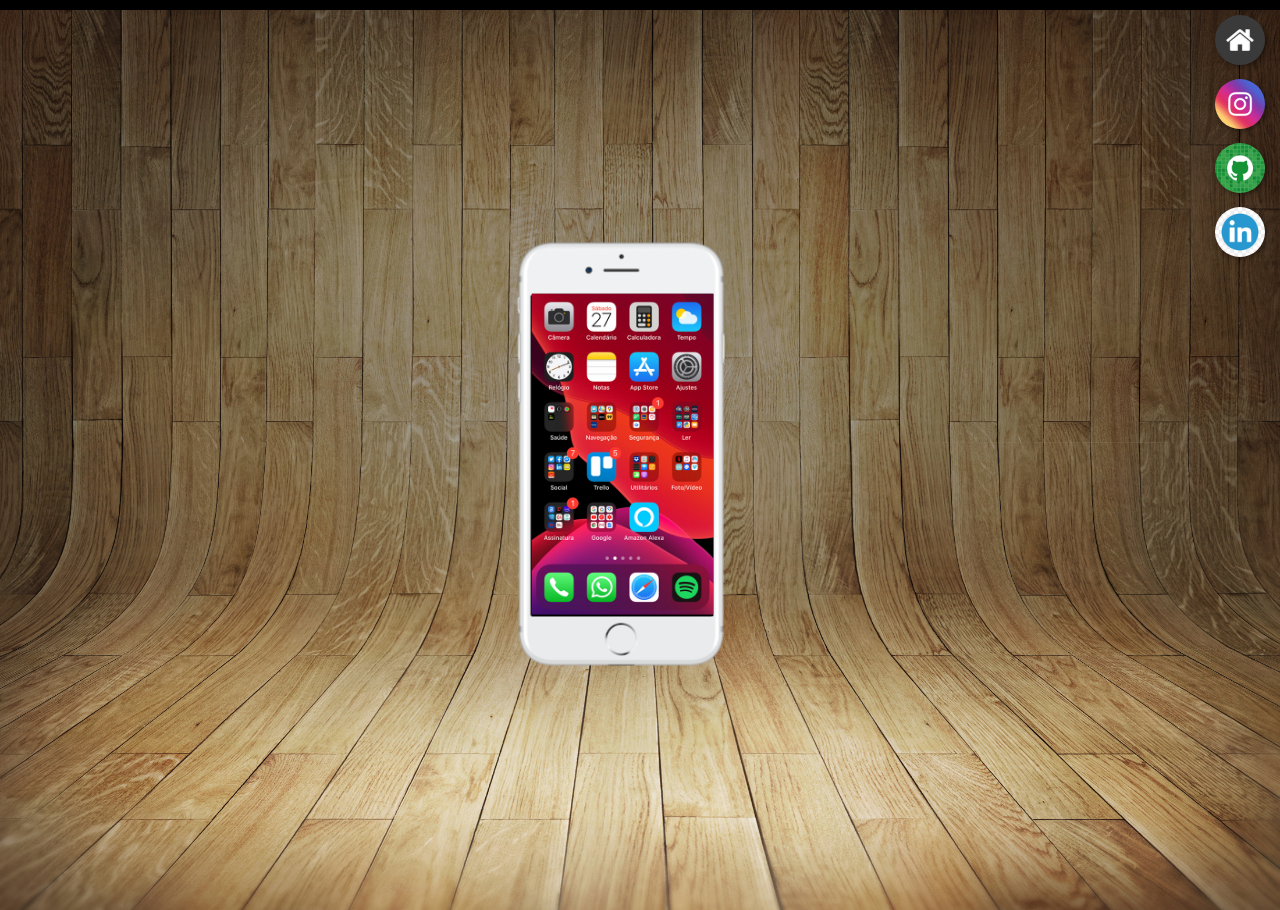
<file: index.html>
<!DOCTYPE html>
<html lang="pt-br">
<head>
    <meta charset="UTF-8">
    <meta http-equiv="X-UA-Compatible" content="IE=edge">
    <meta name="viewport" content="width=device-width, initial-scale=1.0">
    <title>Projeto redes sociais</title>
    <link rel="shortcut icon" href="./favicon.ico" type="image/x-icon">
    <link rel="stylesheet" href="estilos/style.css">
</head>
<body>
   
    <main>
        <section id="telefone">
            <iframe src="./fundo.html" frameborder="0" id="home" name="nome"></iframe>

        </section>
        <section id="botoes">
            <a href="fundo.html" target="nome"><img src="imagens/logo-home.jpg" alt=""></a><br>

            <a href="instagram.html" target="nome" ><img src="imagens/logo-instagram.jpg" alt=""></a><br>

           

            <a href="github.html" target="nome"><img src="imagens/logo-github.jpg" alt=""></a><br>

            <a href="https://www.linkedin.com/in/aleir-sanches-junior-767223a9/" target="nome"><img src="imagens/linkdin.jpg" alt=""></a>



        </section>
    </main>

    
</body>
</html>
</file>
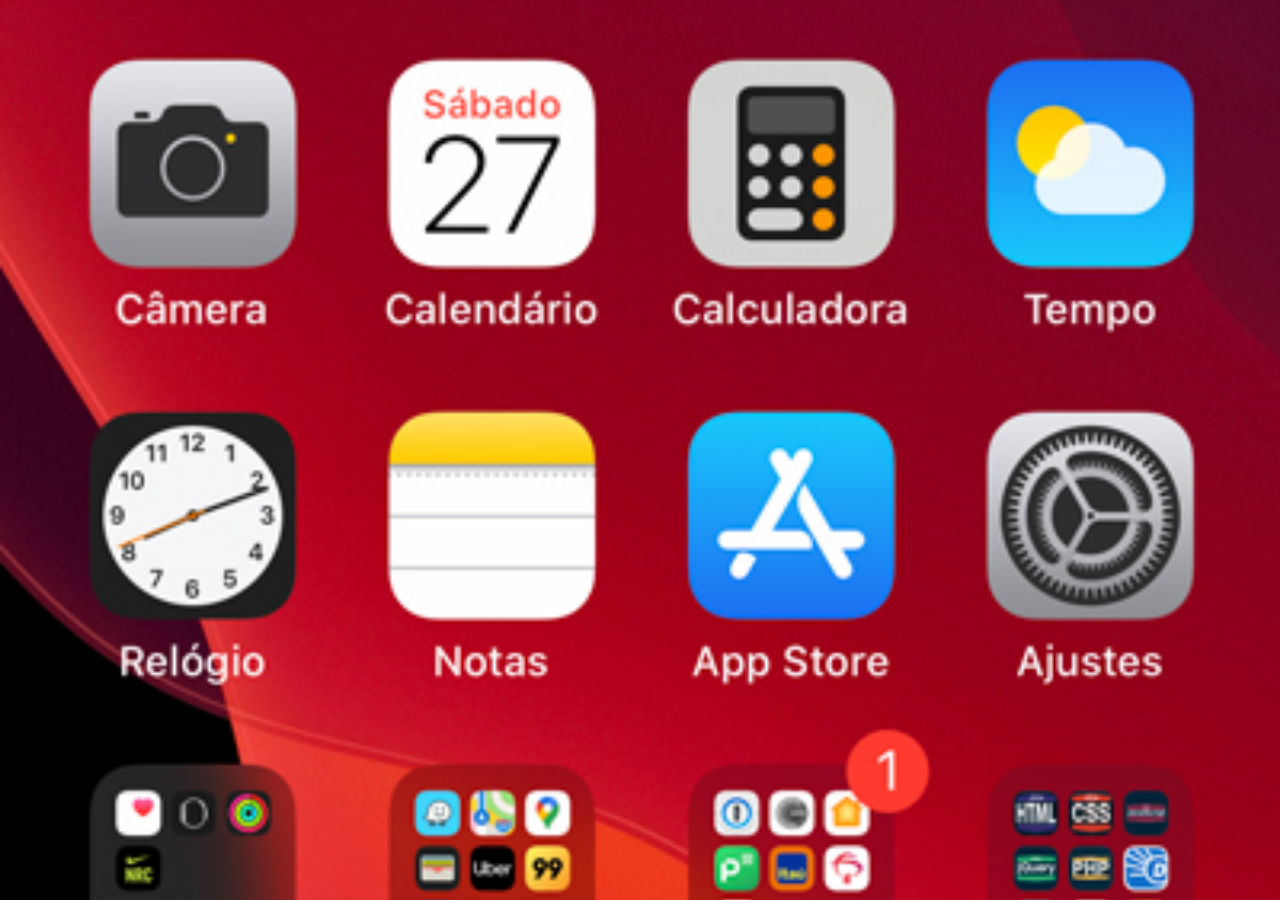
<file: fundo.html>
<!DOCTYPE html>
<html lang="en">
<head>
    <meta charset="UTF-8">
    <meta http-equiv="X-UA-Compatible" content="IE=edge">
    <meta name="viewport" content="width=device-width, initial-scale=1.0">
    <title>fundo</title>
    <style>
        *{
            padding:0px;
            margin: 0px;
        }
        body{
            background: black url('imagens/tela-home.jpg')  no-repeat top center;
            width: 100px;
            height: 200;
            background-size: cover ;
        }
    </style>
</head>
<body>
    
</body>
</html>
</file>
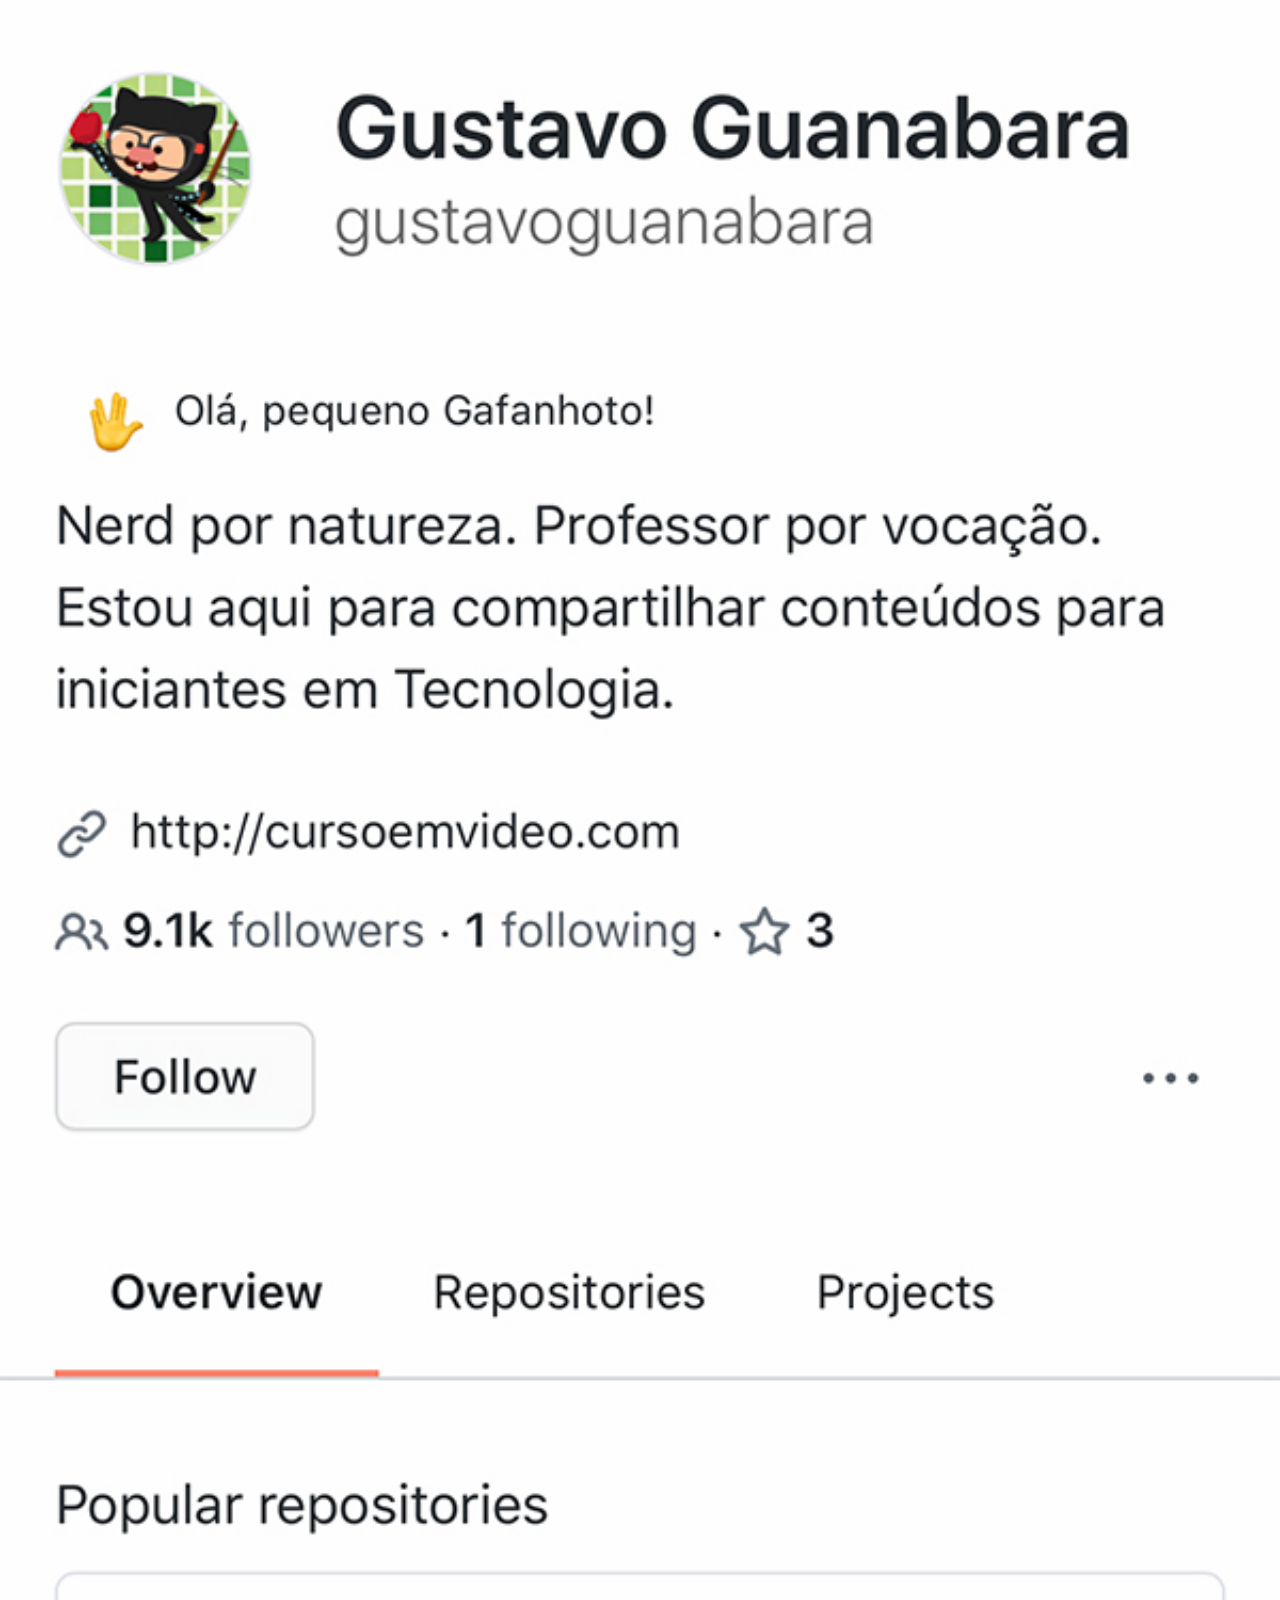
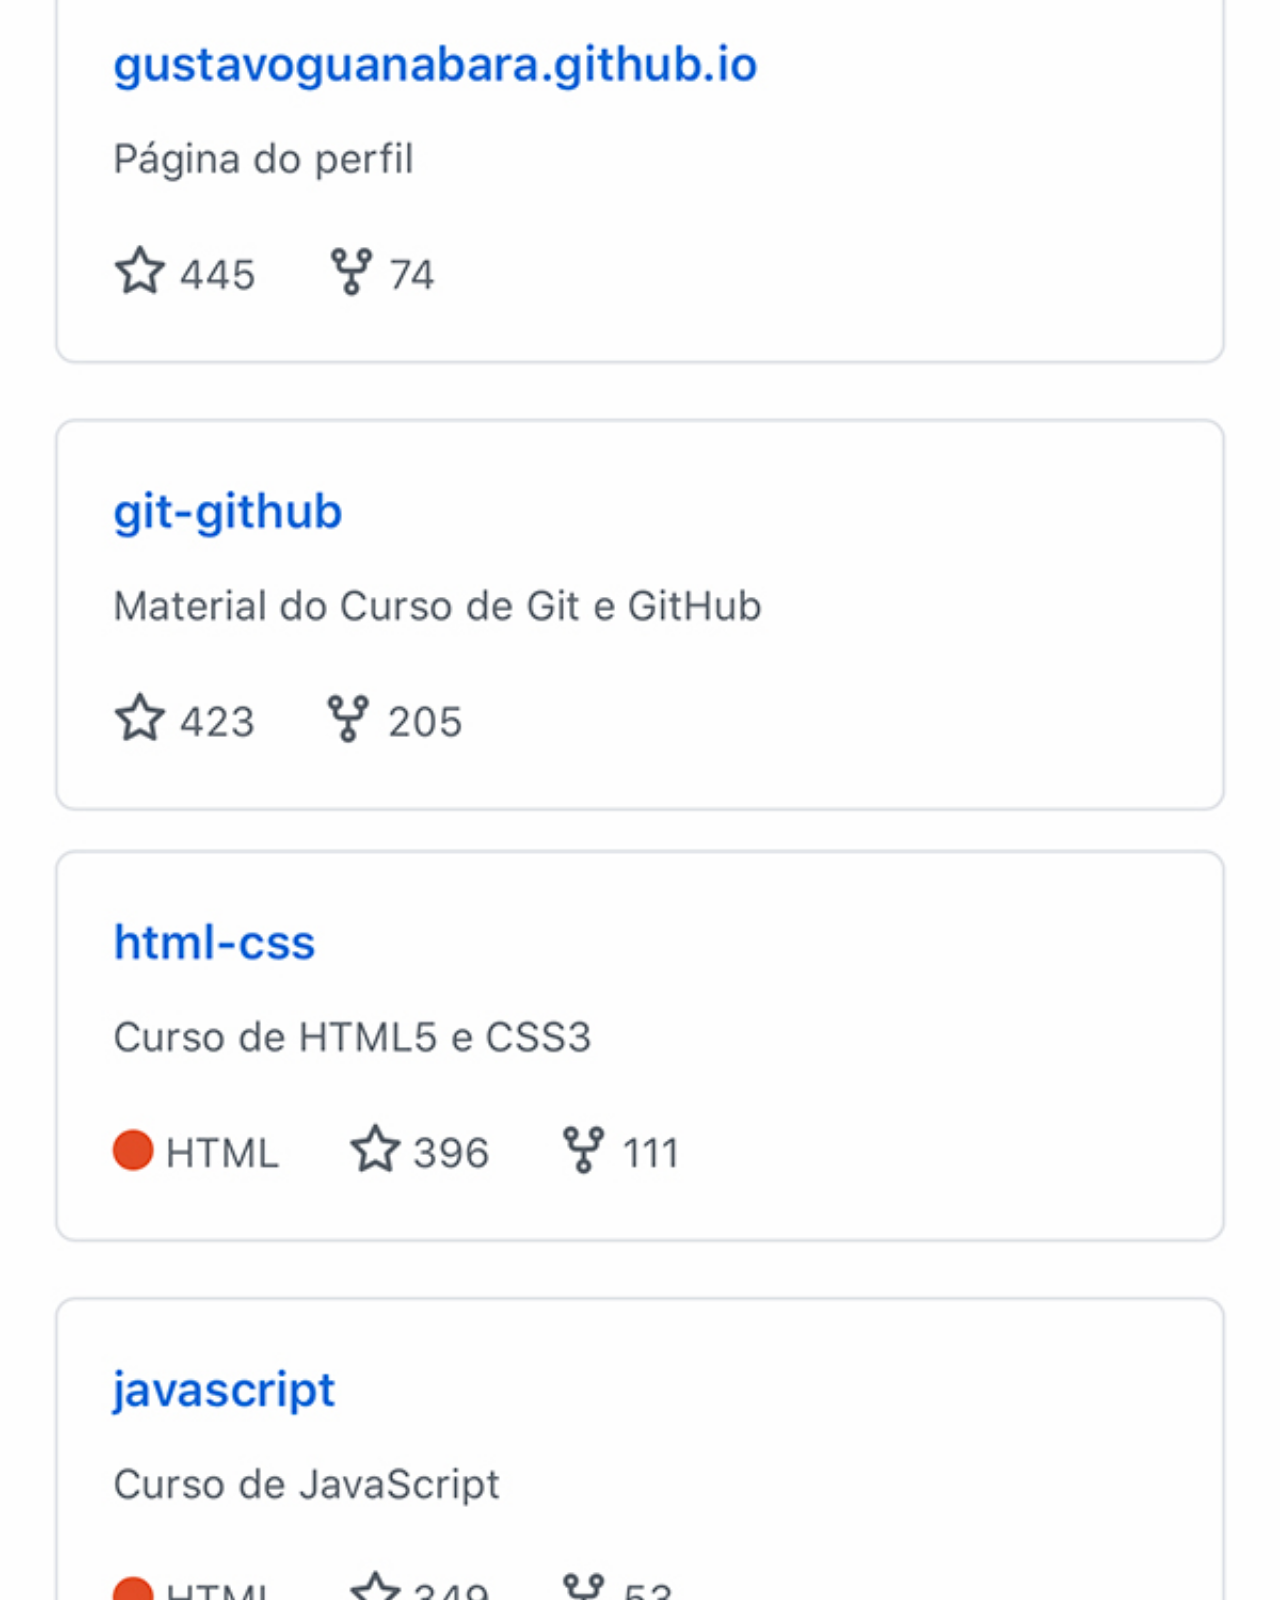
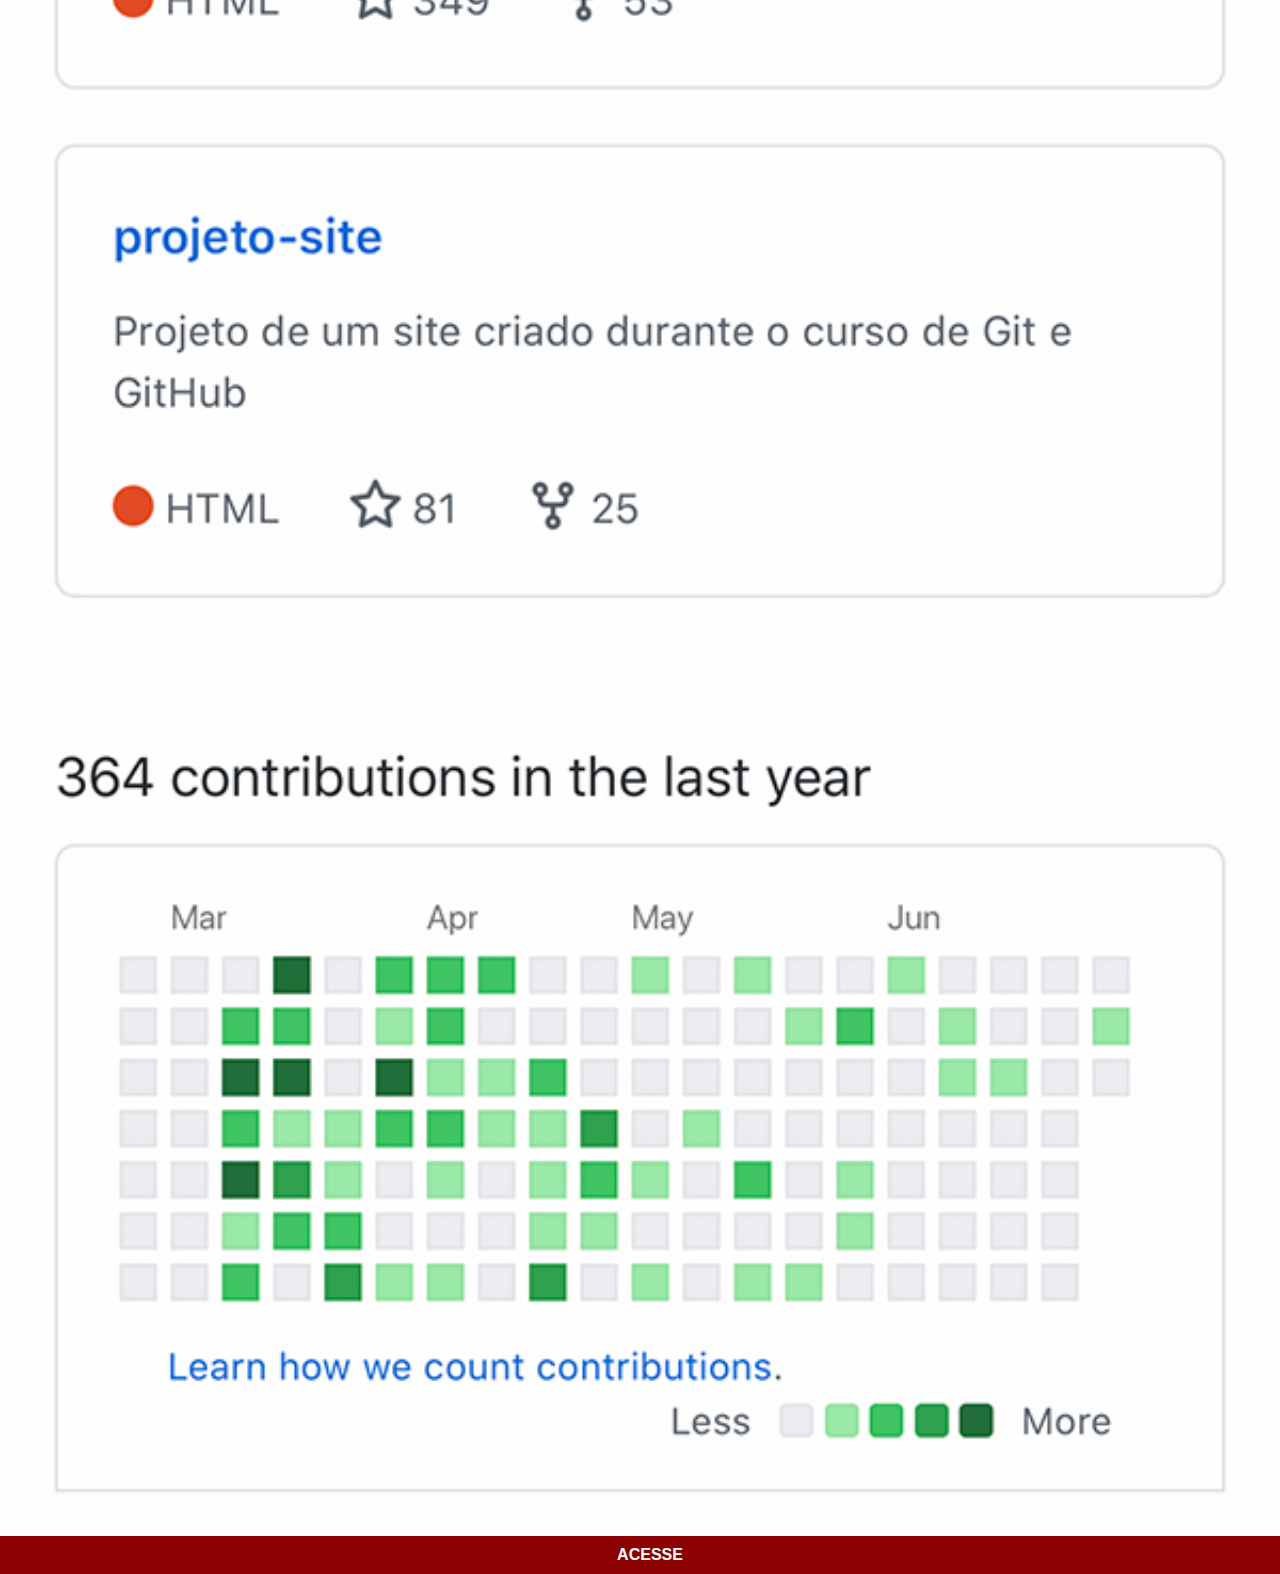
<file: github.html>
<!DOCTYPE html>
<html lang="pt-br">
<head>
    <meta charset="UTF-8">
    <meta http-equiv="X-UA-Compatible" content="IE=edge">
    <meta name="viewport" content="width=device-width, initial-scale=1.0">
    <title>Github</title>
    <link rel="stylesheet" href="estilos/socias.css">
</head>
<body>
    <img src="imagens/tela-github.jpg" alt="github">
    <a href="https://github.com/AleirSanches" target="-blank">ACESSE</a>
    
</body>
</html>
</file>
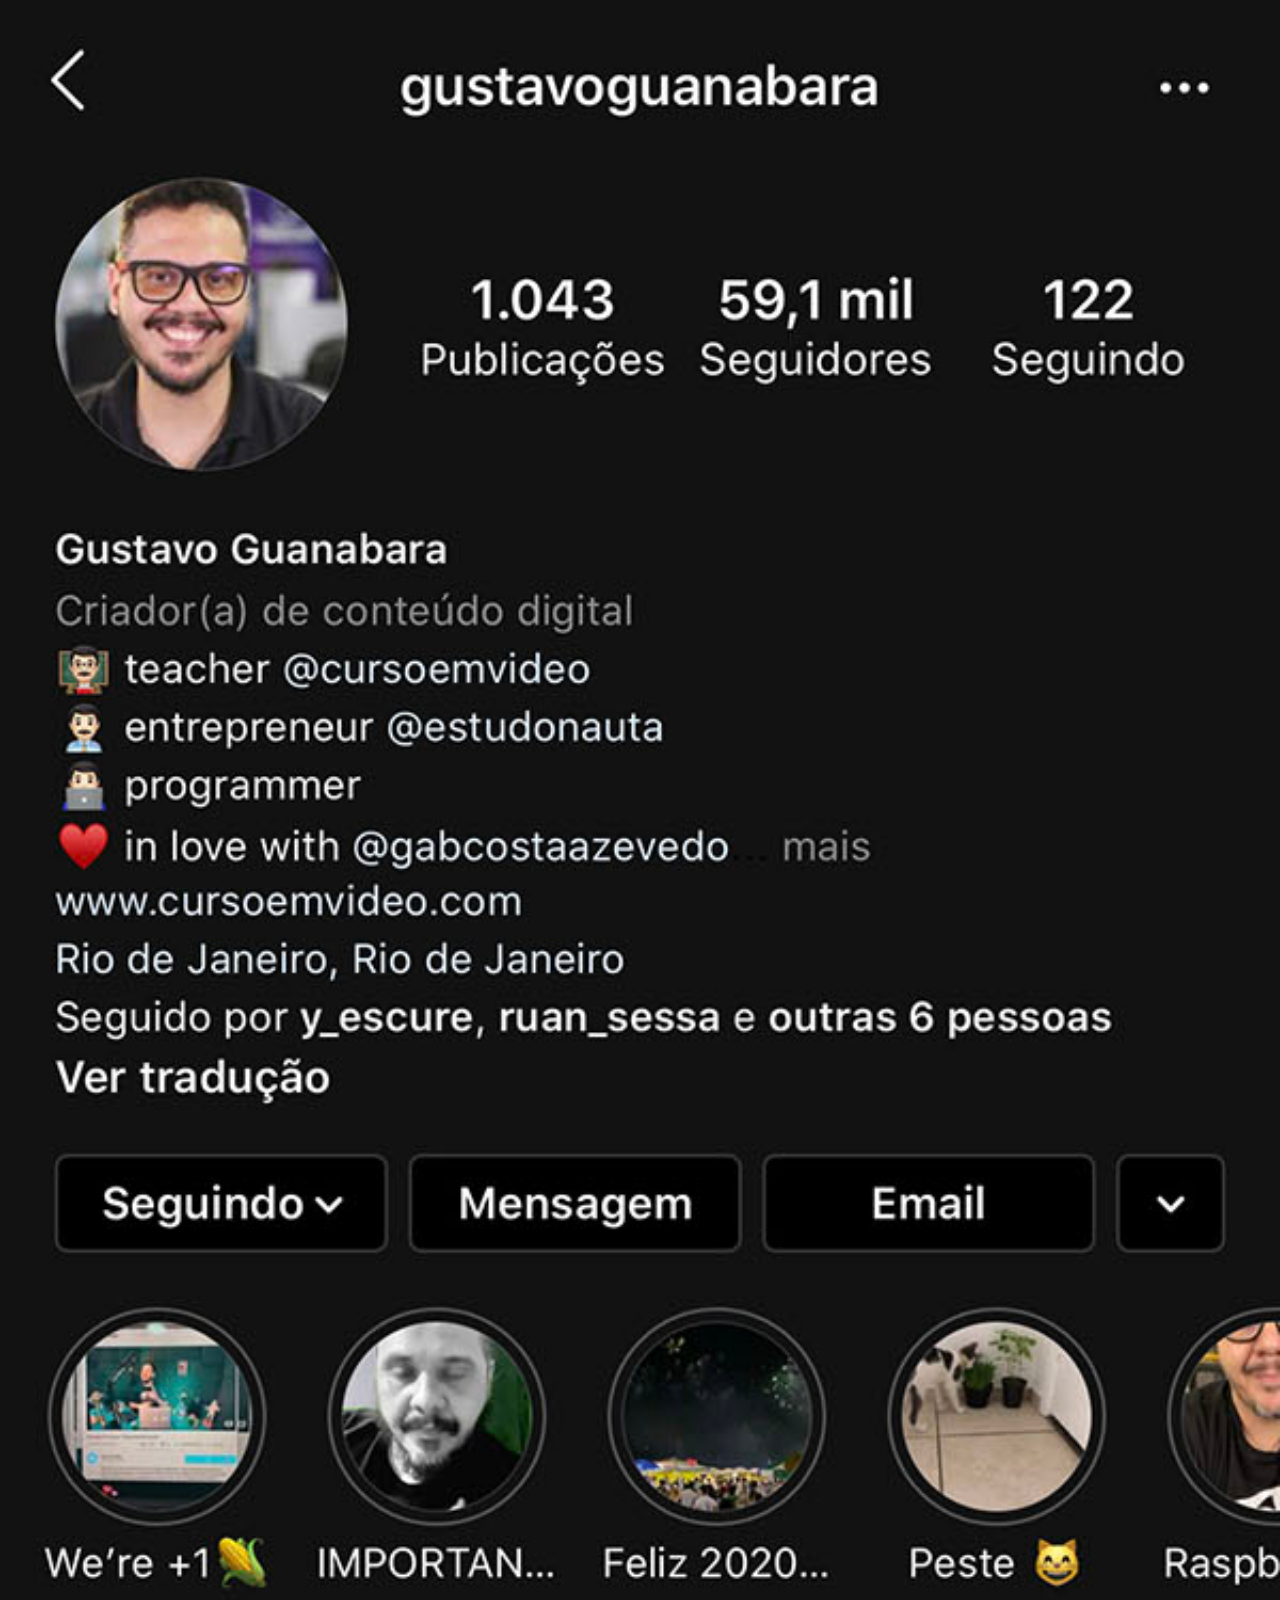
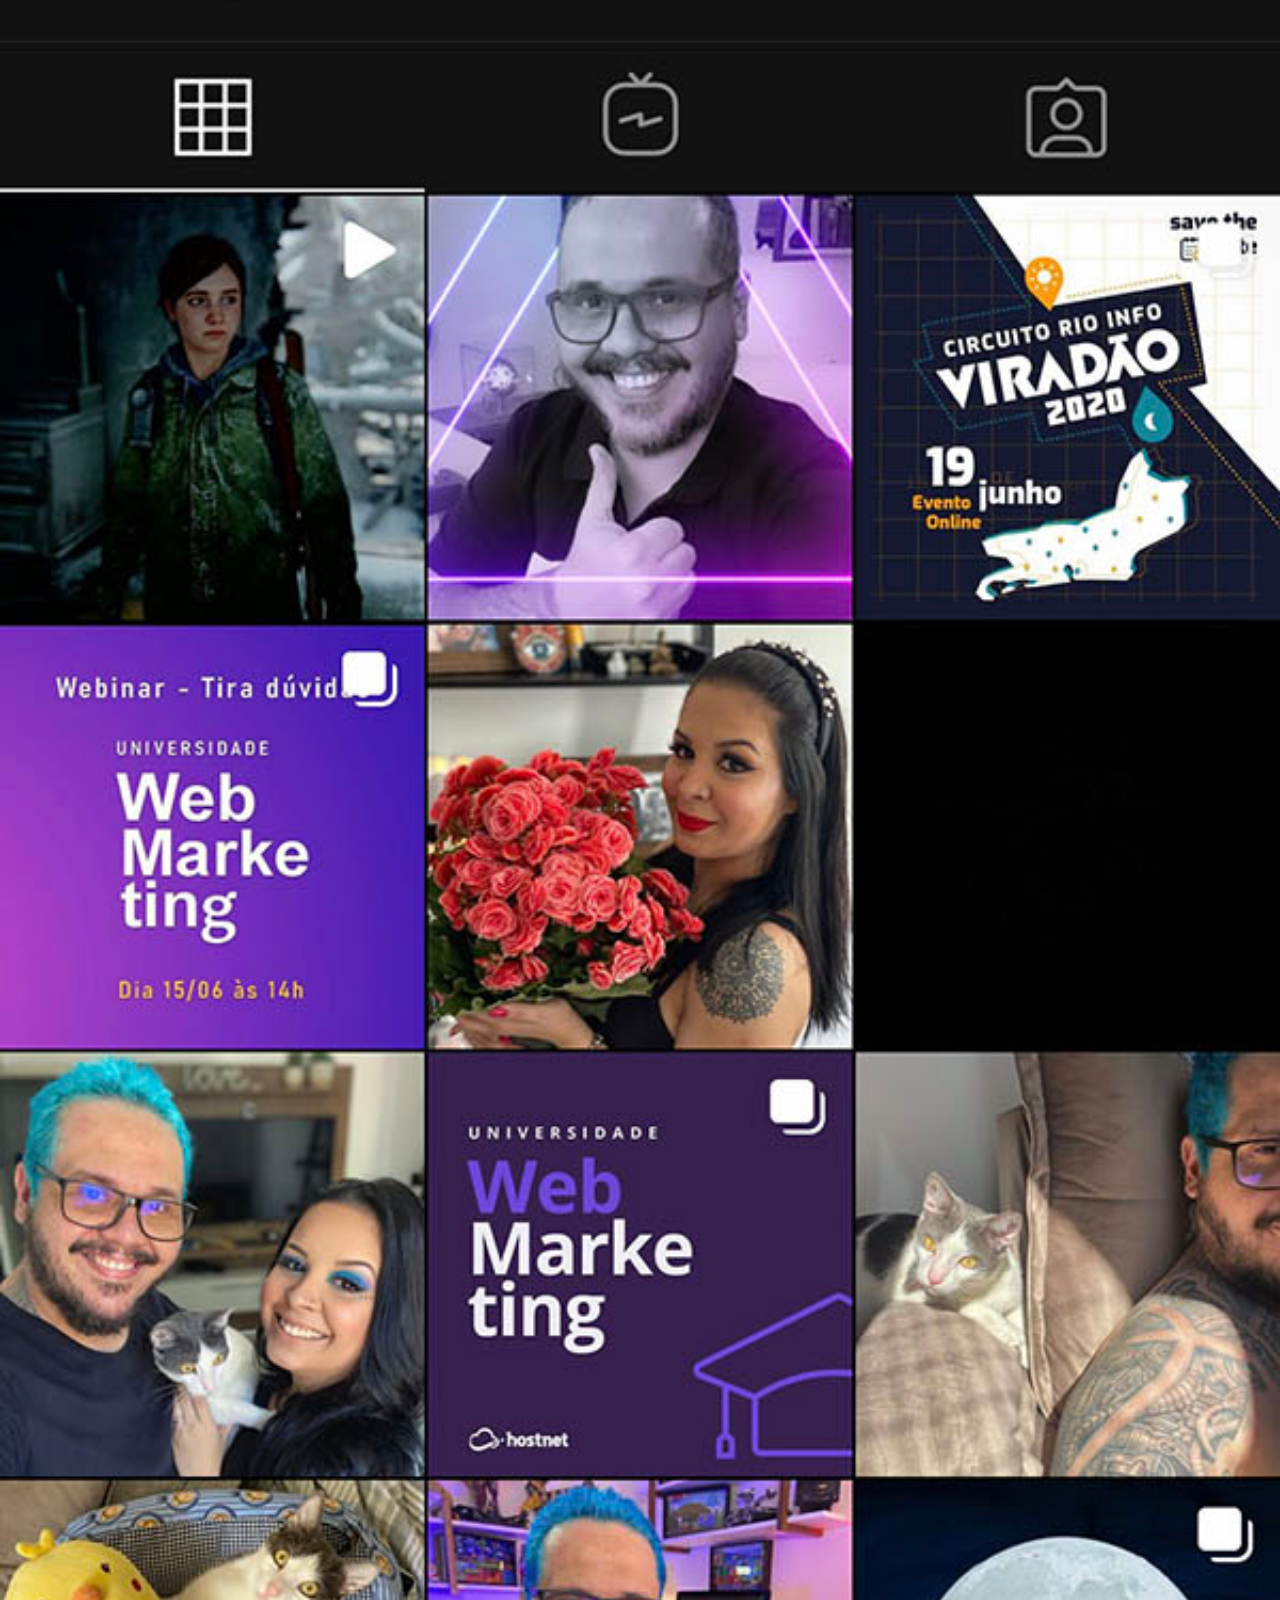
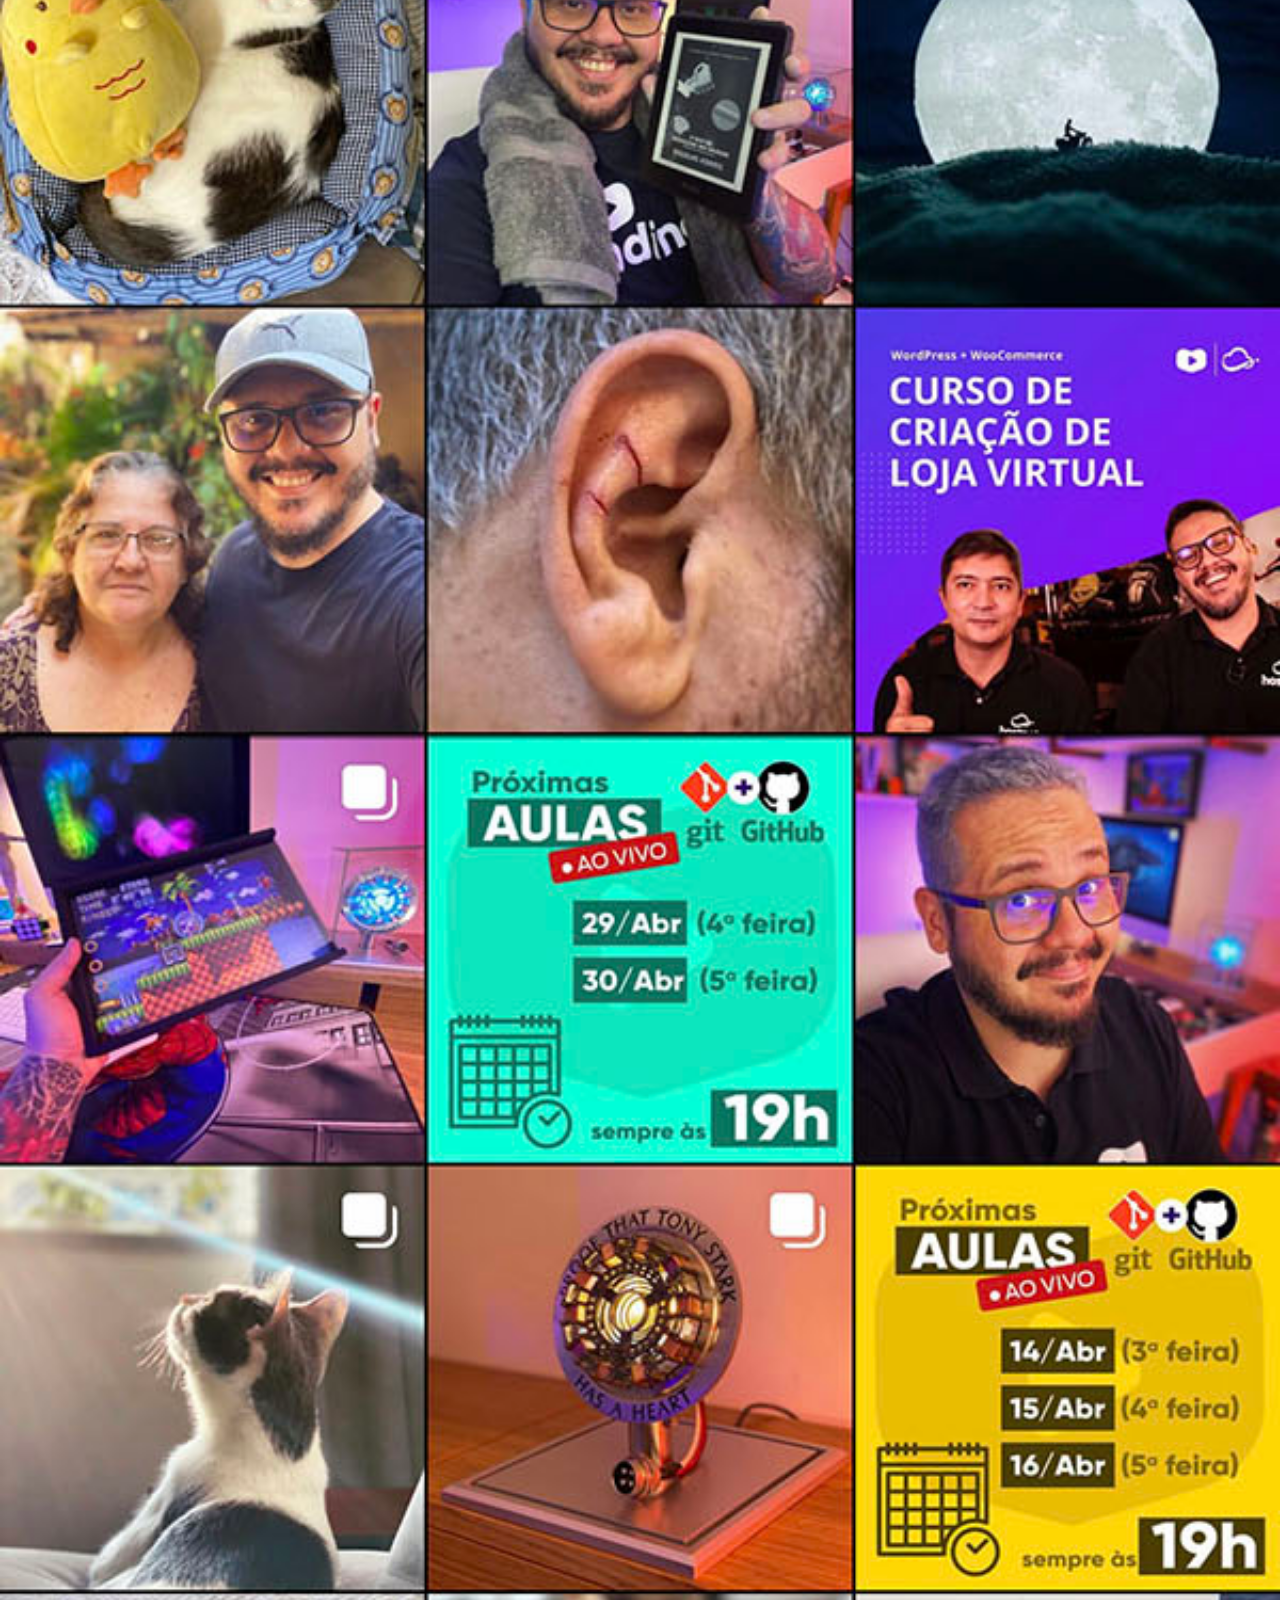
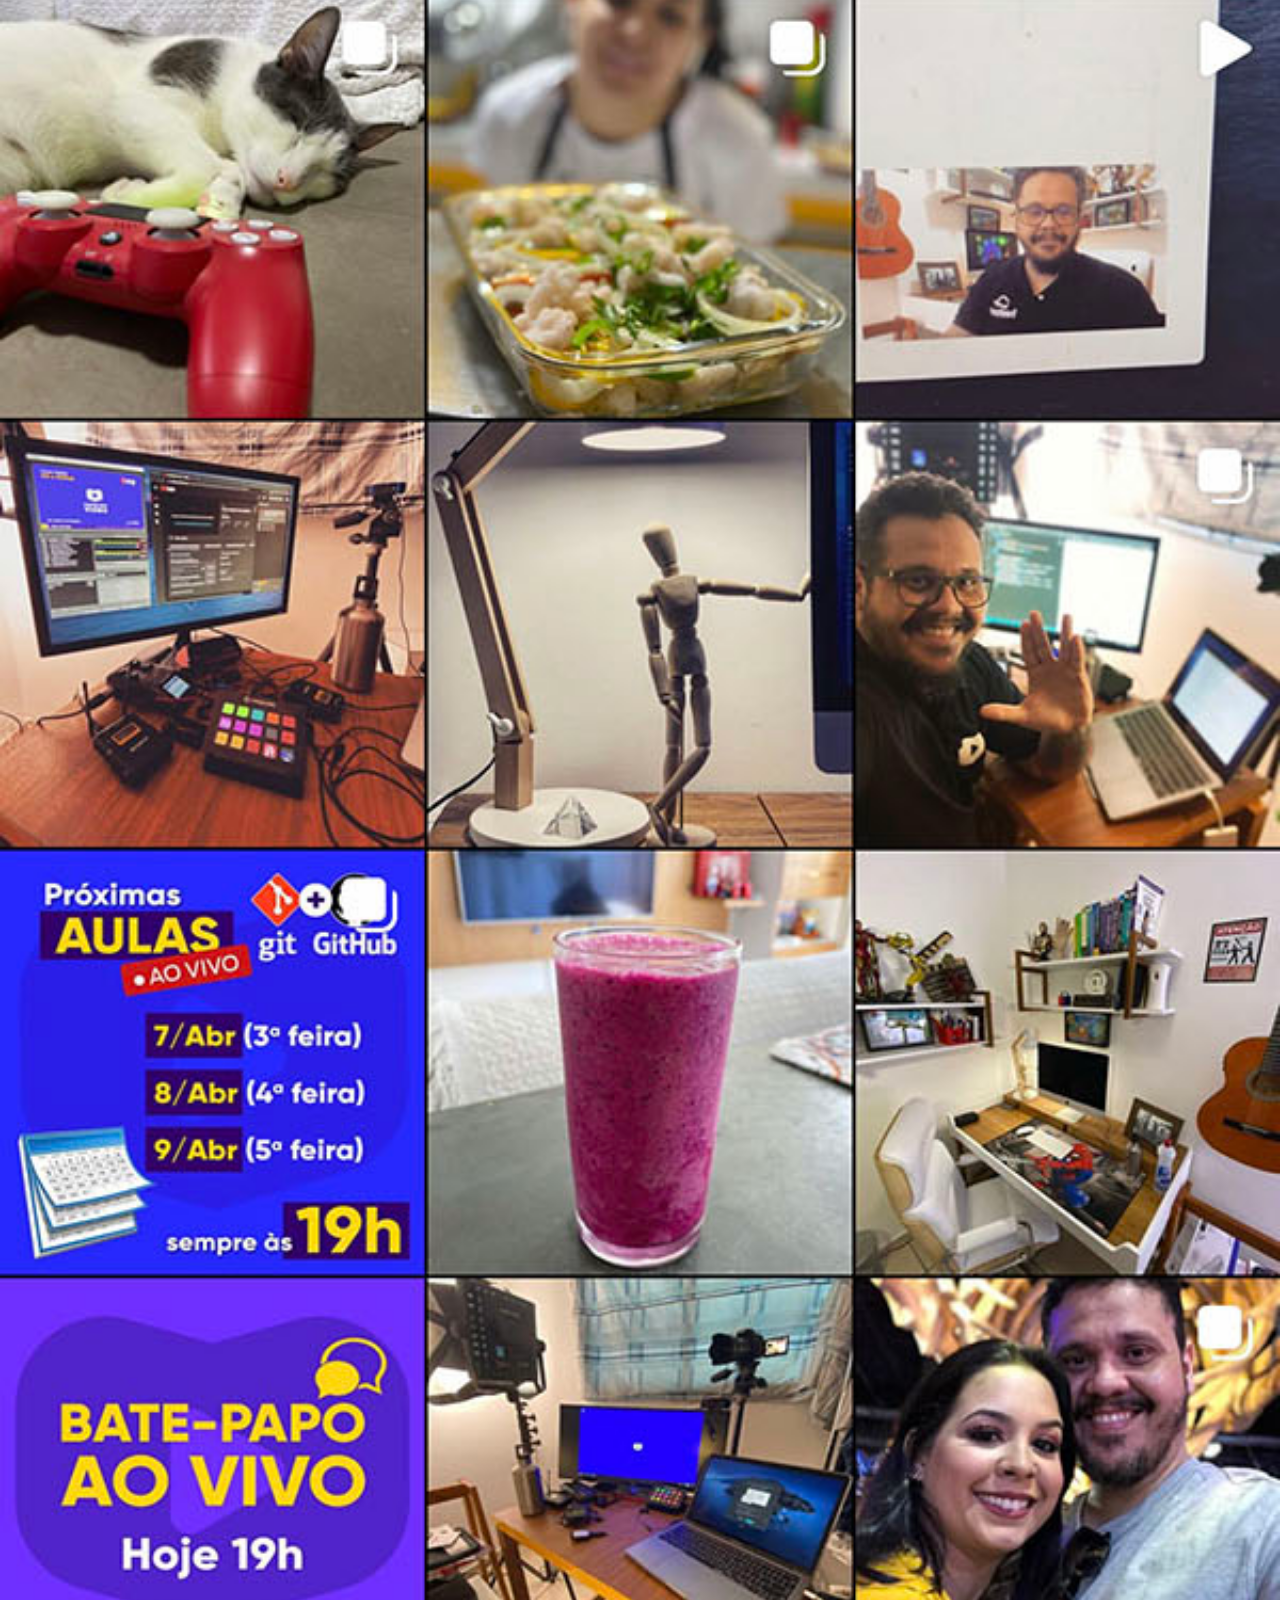
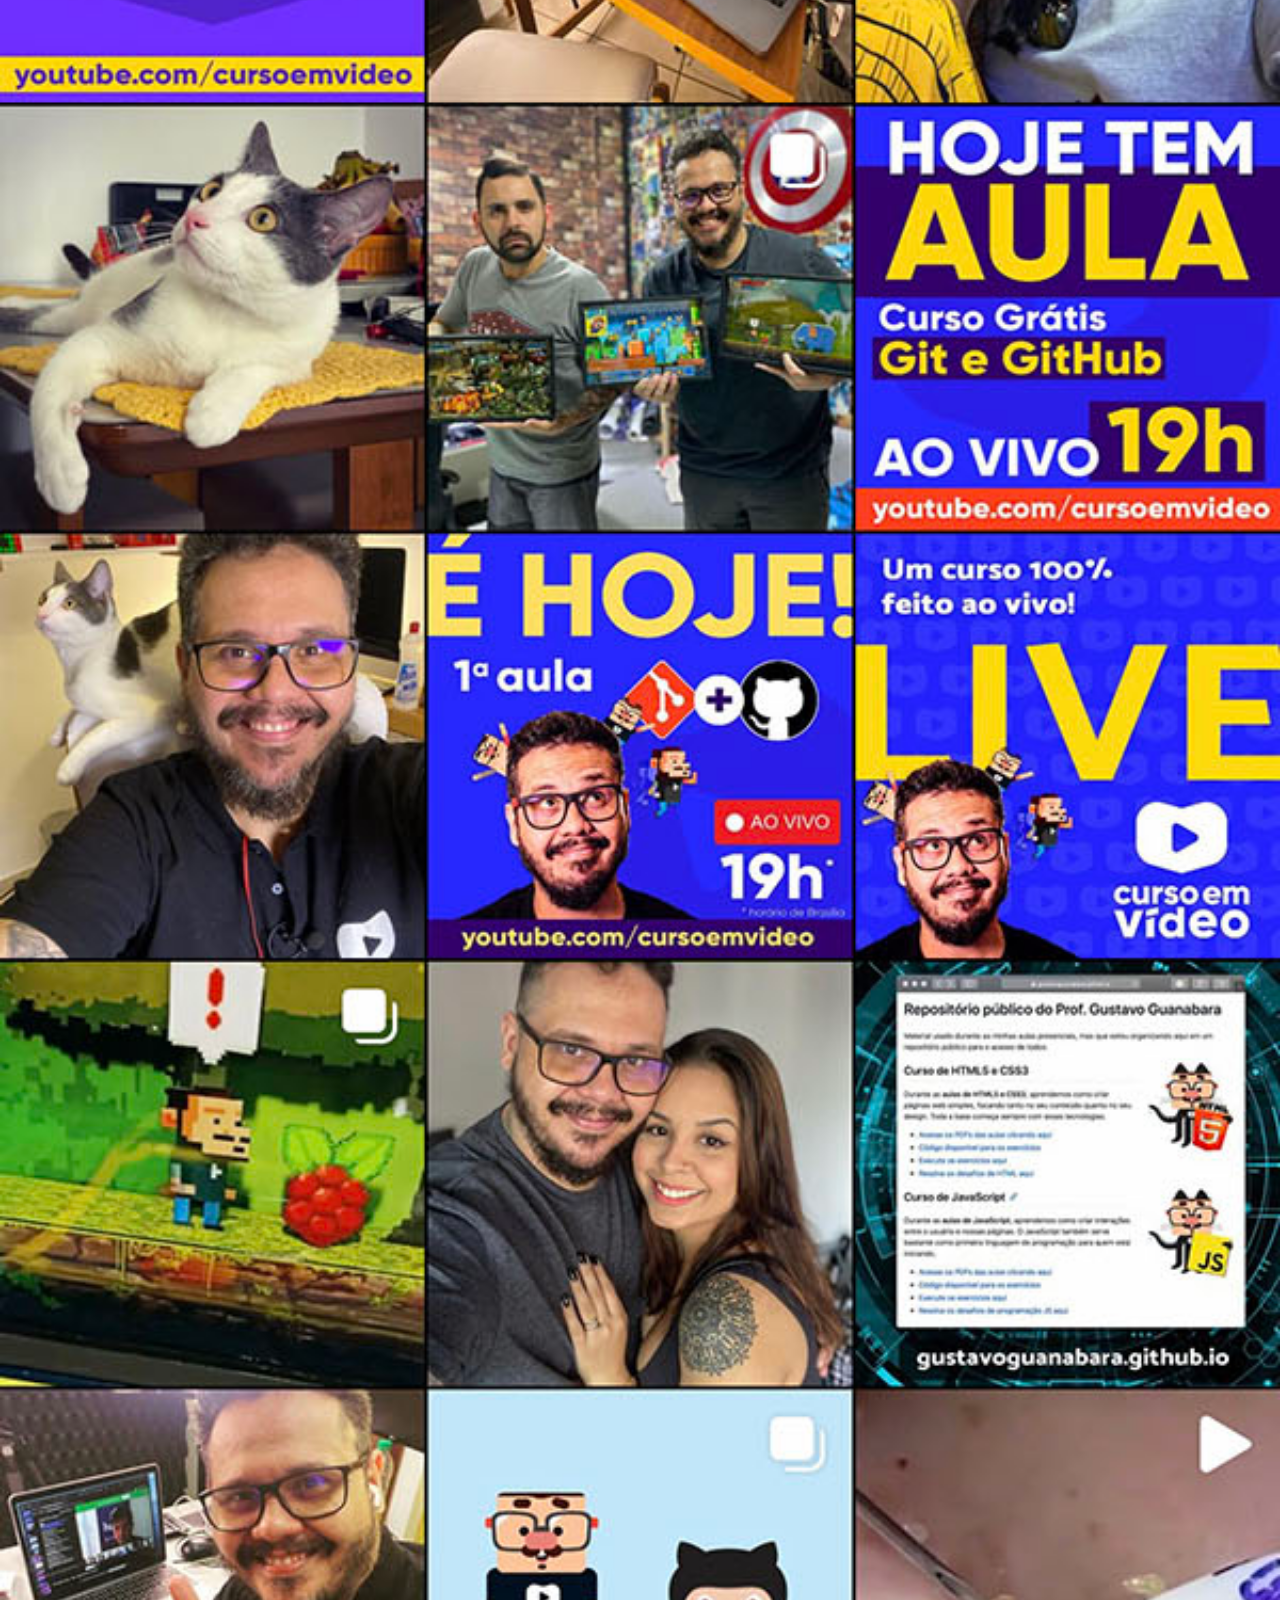
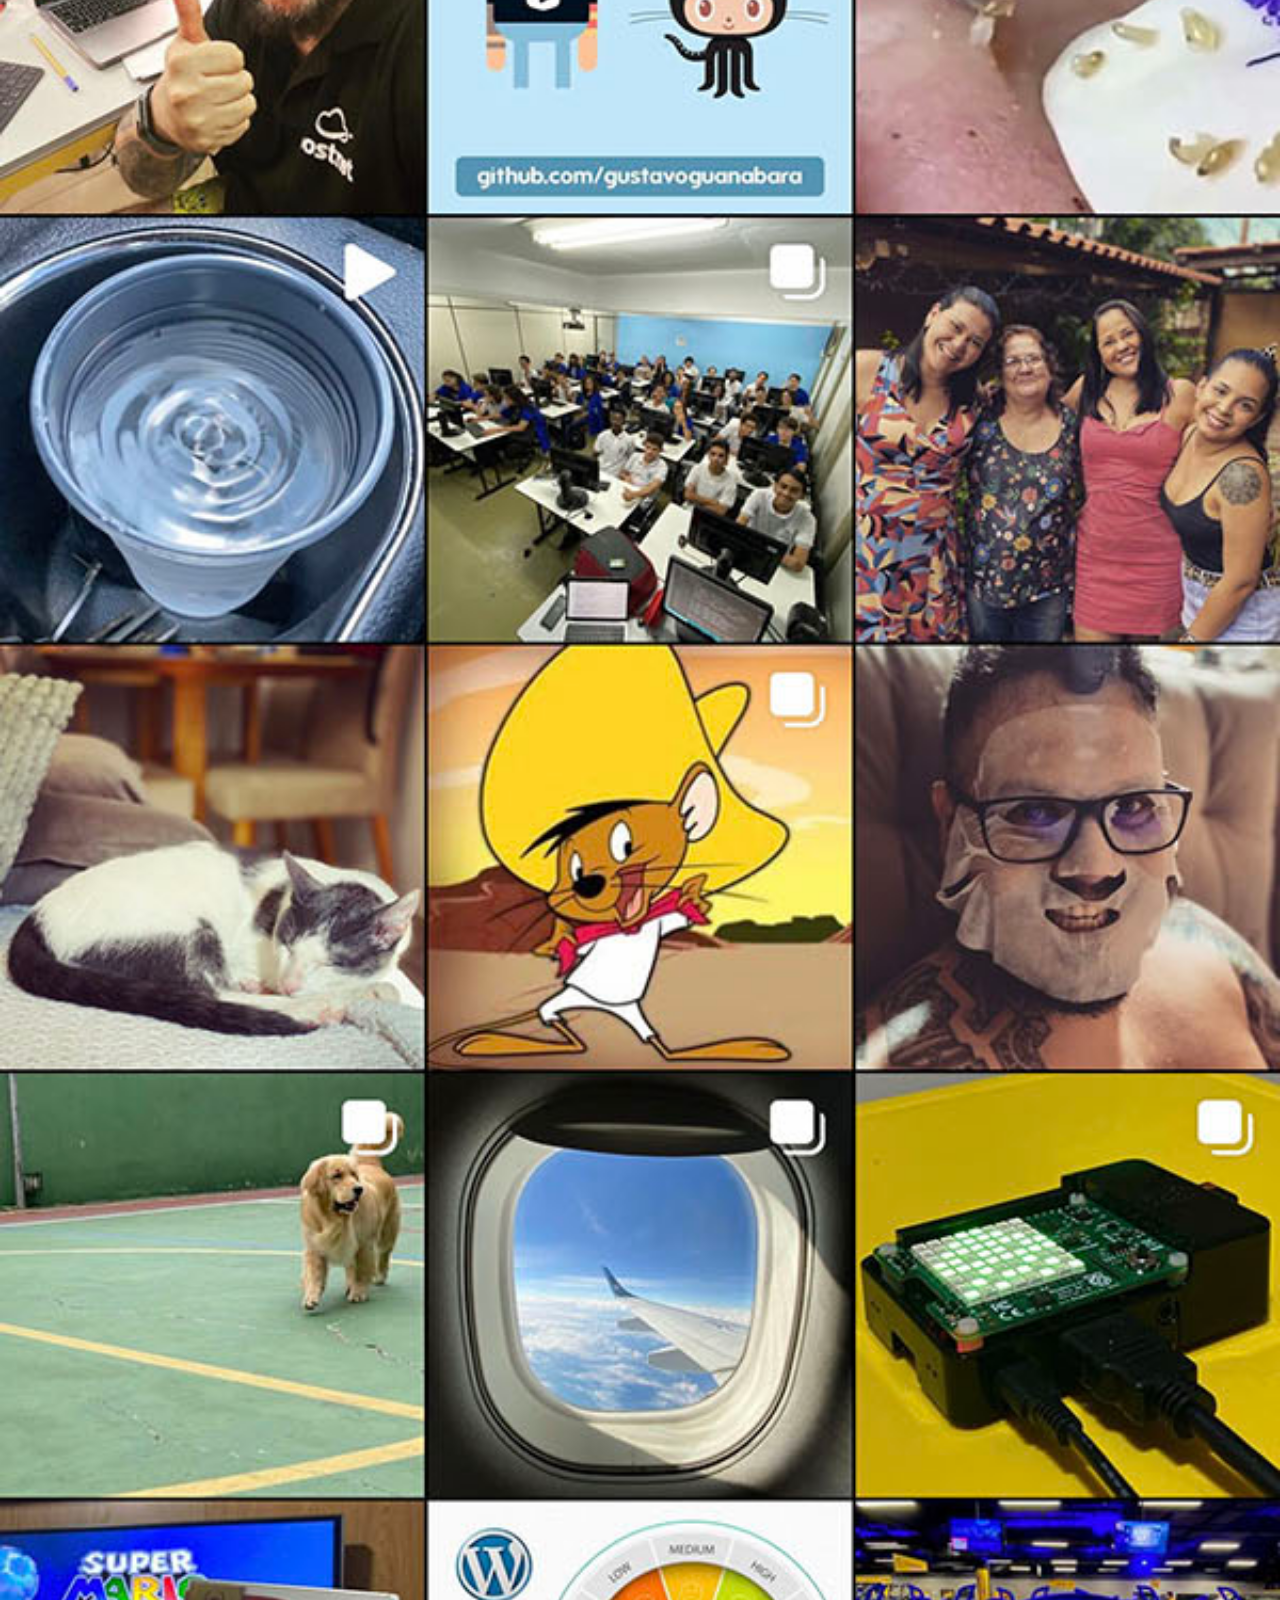
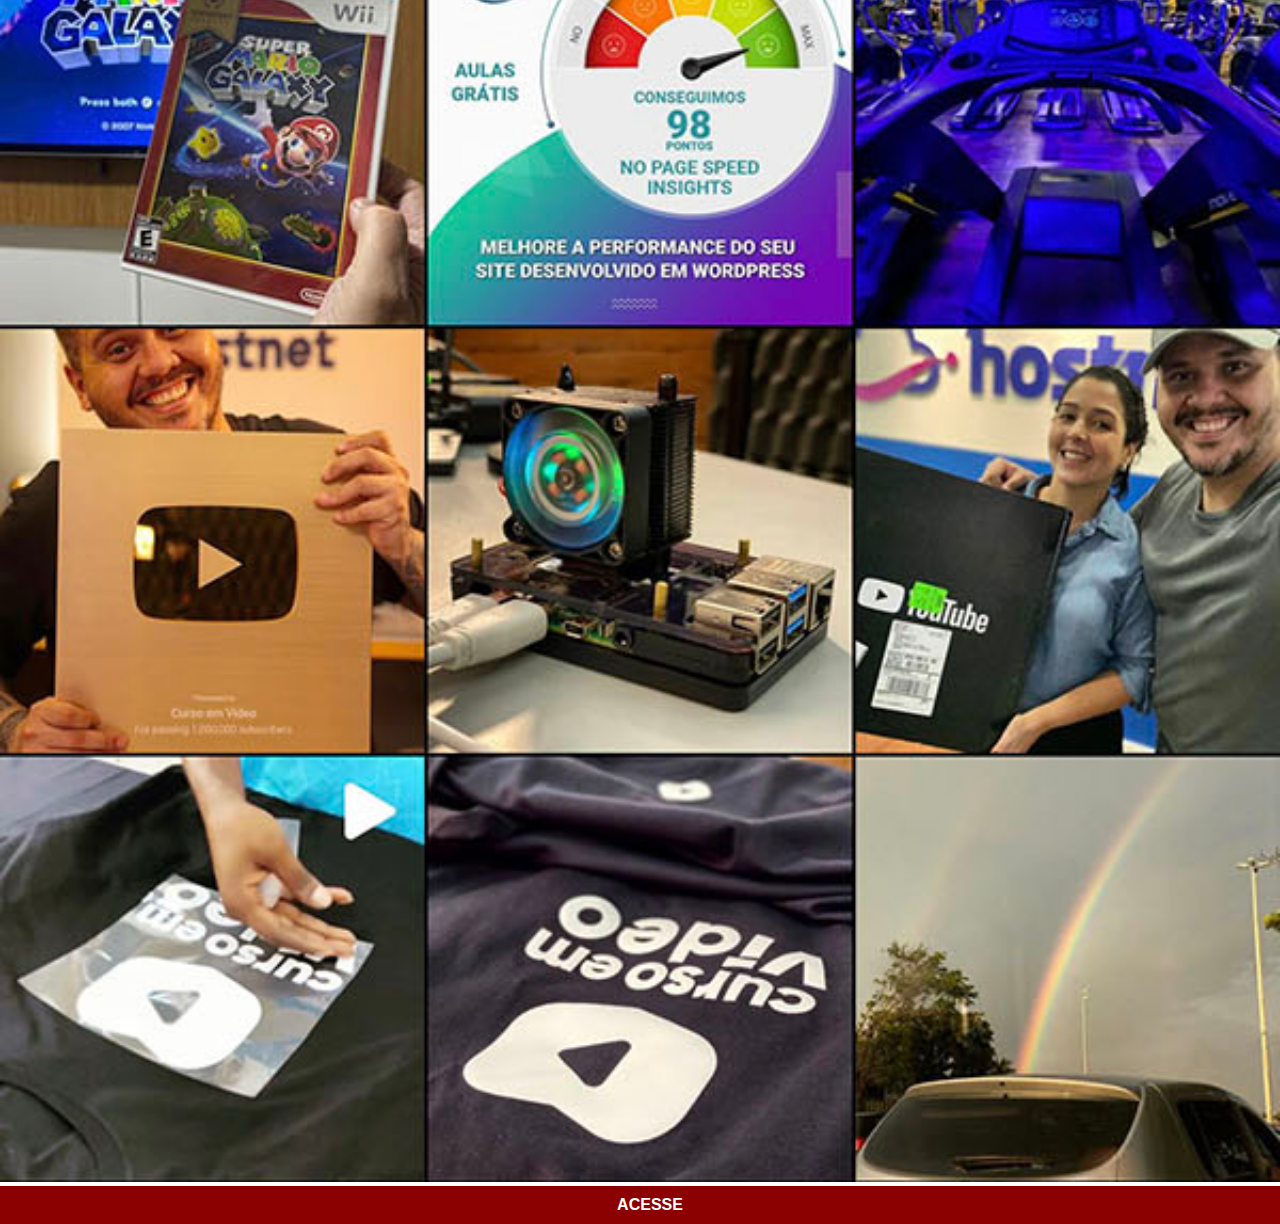
<file: instagram.html>
<!DOCTYPE html>
<html lang="pt-br">
<head>
    <meta charset="UTF-8">
    <meta http-equiv="X-UA-Compatible" content="IE=edge">
    <meta name="viewport" content="width=device-width, initial-scale=1.0">
    <title>Instagram</title>
    <link rel="stylesheet" href="estilos/socias.css">
</head>
<body>
    <img src="imagens/tela-instagram.jpg" alt="Instagram">
    <a href="#" target="_blanck">ACESSE</a>

    
</body>
</html>
</file>
<file: estilos/style.css>
@charset "UTF-08";

*{
    margin:0px;
    padding: 0px;
}

html, body{
    width: 100vw;
    height: 100vh;
    background-color: black;
    font-family: Arial, Helvetica, sans-serif;
}
body{
    background: url('../imagens/fundo-madeira.jpg'  ) no-repeat top center;
    background-size:cover ;
    background-attachment: fixed;
}



main{
    position: relative;
    
    height: 100vh;

}
section#telefone{
    
    position: absolute;
    top:50%;
    left:50%;
    transform:translate(-40% ,-35%);


    width: 311px;
    height: 627px;
    background-color: rgb(82, 92, 82);
    position: absolute;
    background: url('../imagens/ifhone_medio.png') no-repeat;

}
iframe#home{
    position: absolute;
    top: 8.5%;
    left:5%;
    width: 182px;
    height: 323px;
}

section#botoes{
    text-align: right;
    margin: 10px;
}

section#botoes img{
    width: 50px;
    margin:5px;
    border-radius: 50%;
    box-shadow: 2px 2px 5px rgba(0, 0, 0, 0.397);
    box-sizing: border-box; /*fixa a imagem ao fazer o hover*/


}

section#botoes img:hover{
    border: 2px solid rgba(255, 255, 255, 0.541);
    transform: translate( -2px, -2px);
    box-shadow: 5px 5px 10px rgba(0, 0, 0, 0.445);
    transform: transform .1s, border 1s; 
}
</file>
<file: estilos/socias.css>
@charset "UTF-8";

*{
    margin: 0px;
    padding: 0px;
    font-family: Arial, Helvetica, sans-serif;
}
 ::-webkit-scrollbar{
      width: 0px;
      height: 0px;
}

img{
    width: 100vw;
    


}
a {
    display: block;
    padding: 10px;
    background-color: darkred;
    color: white;
    text-align: center;
    width: 100vw;
    text-decoration: none;
    font-weight: bolder;
    
}

a:hover{
    background-color: red;
}
</file>
